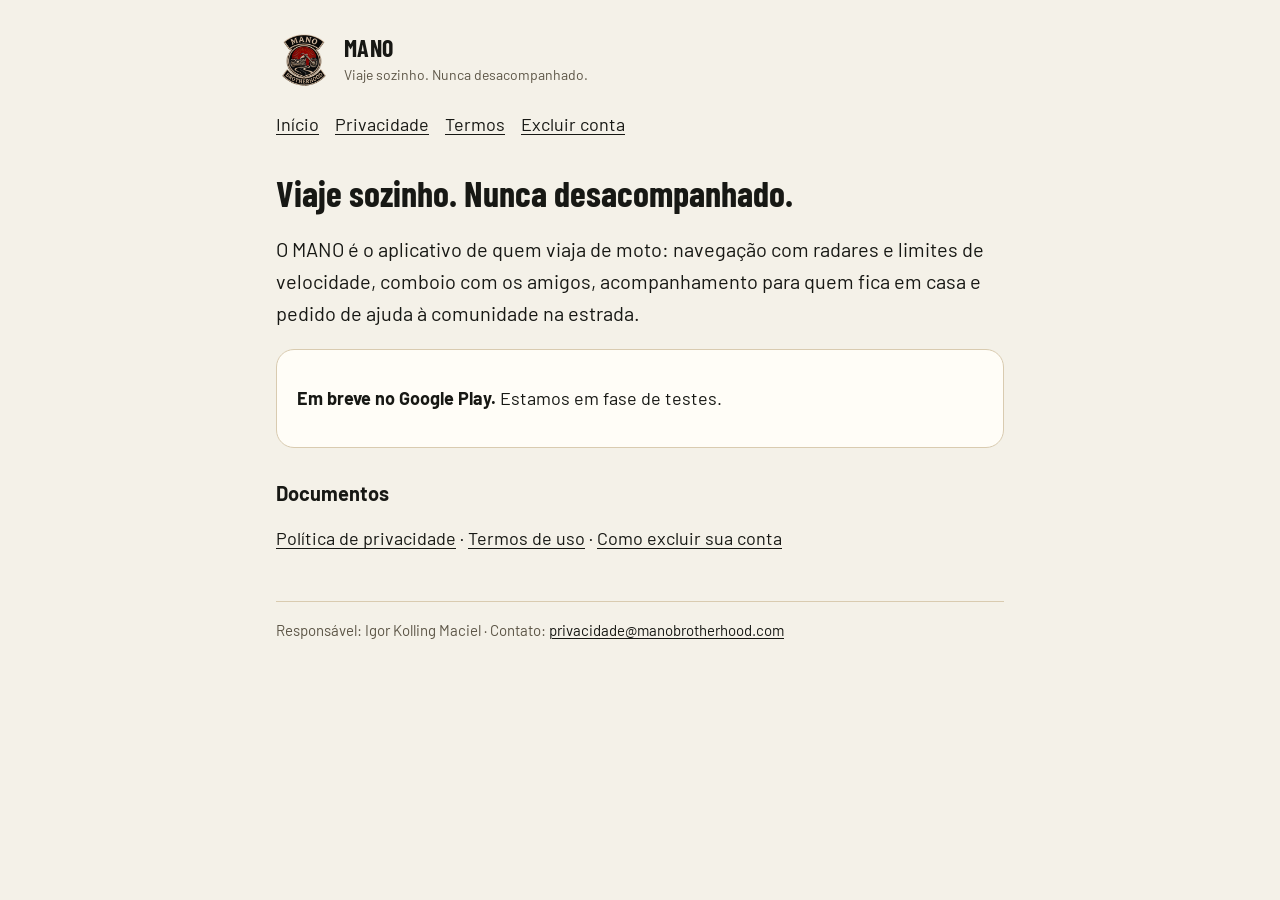
<file: index.html>
<!doctype html>
<html lang="pt-BR">
<head>
<meta charset="utf-8">
<meta name="viewport" content="width=device-width, initial-scale=1">
<title>MANO — viagens de moto</title>
<meta name="description" content="Navegação, comboio, acompanhamento e ajuda na estrada para quem viaja de moto.">
<link rel="icon" href="/mano.png">
<link rel="stylesheet" href="/base.css?v=20261127">
<link rel="stylesheet" href="/estilo.css?v=20261127">
</head>
<body>
<main>
<header class="top"><img src="/mano.png" alt="Brasão do MANO"><div><strong>MANO</strong><span>Viaje sozinho. Nunca desacompanhado.</span></div></header>
<nav aria-label="Documentos"><a href="/">Início</a><a href="/privacidade/">Privacidade</a><a href="/termos/">Termos</a><a href="/excluir-conta/">Excluir conta</a></nav>
<h1>Viaje sozinho. Nunca desacompanhado.</h1>
<p class="lead">O MANO é o aplicativo de quem viaja de moto: navegação com radares e limites de velocidade, comboio com os amigos, acompanhamento para quem fica em casa e pedido de ajuda à comunidade na estrada.</p>
<div class="card"><p><strong>Em breve no Google Play.</strong> Estamos em fase de testes.</p></div>
<h2>Documentos</h2>
<p><a href="/privacidade/">Política de privacidade</a> · <a href="/termos/">Termos de uso</a> · <a href="/excluir-conta/">Como excluir sua conta</a></p>
<footer>Responsável: Igor Kolling Maciel · Contato: <a href="mailto:privacidade@manobrotherhood.com">privacidade@manobrotherhood.com</a></footer>
</main>
</body>
</html>
</file>
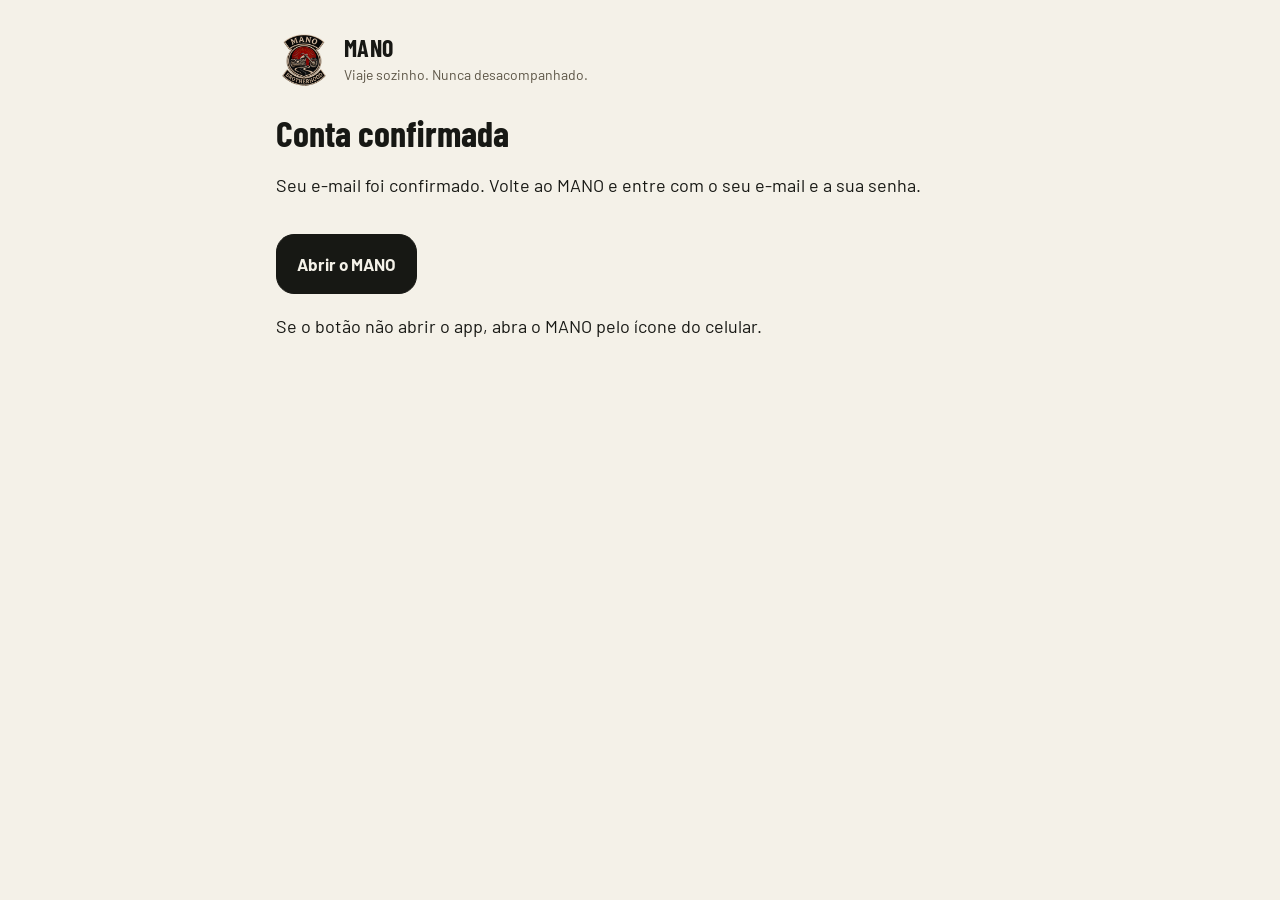
<file: conta-confirmada/index.html>
<!doctype html>
<html lang="pt-BR">
<head>
<meta charset="utf-8">
<meta name="viewport" content="width=device-width, initial-scale=1">
<meta name="robots" content="noindex">
<title>MANO — Conta confirmada</title>
<link rel="icon" href="/mano.png">
<link rel="stylesheet" href="/base.css?v=20261127">
<link rel="stylesheet" href="/estilo.css?v=20261127">
</head>
<body>
<main>
<header class="top"><img src="/mano.png" alt="Brasão do MANO"><div><strong>MANO</strong><span>Viaje sozinho. Nunca desacompanhado.</span></div></header>
<h1 id="titulo">Conta confirmada</h1>
<p id="texto">Seu e-mail foi confirmado. Volte ao MANO e entre com o seu e-mail e a sua senha.</p>
<a class="action" id="abrir" href="mano://">Abrir o MANO</a>
<p id="dica">Se o botão não abrir o app, abra o MANO pelo ícone do celular.</p>
</main>
<script>
// U-T2 (roteiro de 17/10/2026): o link de confirmação do cadastro levava ao site antigo. O Supabase devolve
// a sessão ou o erro depois do "#"; esta página não usa a sessão e apaga o "#" do endereço.
(function () {
  var dados = new URLSearchParams(location.hash.slice(1))
  var testes = new URLSearchParams(location.search).get("ambiente") === "testes"
  if (location.hash) history.replaceState(null, "", location.pathname + location.search)
  document.getElementById("abrir").href = testes ? "mano-testes://" : "mano://"
  if (dados.get("error")) {
    document.getElementById("titulo").textContent = "Link vencido ou já usado"
    document.getElementById("texto").textContent = dados.get("error_code") === "otp_expired"
      ? "Este link de confirmação venceu. No MANO, toque em Criar conta com o mesmo e-mail para receber outro link."
      : "Não foi possível confirmar com este link. Se você já confirmou, basta entrar no MANO com o seu e-mail e a sua senha."
  }
})()
</script>
</body>
</html>
</file>
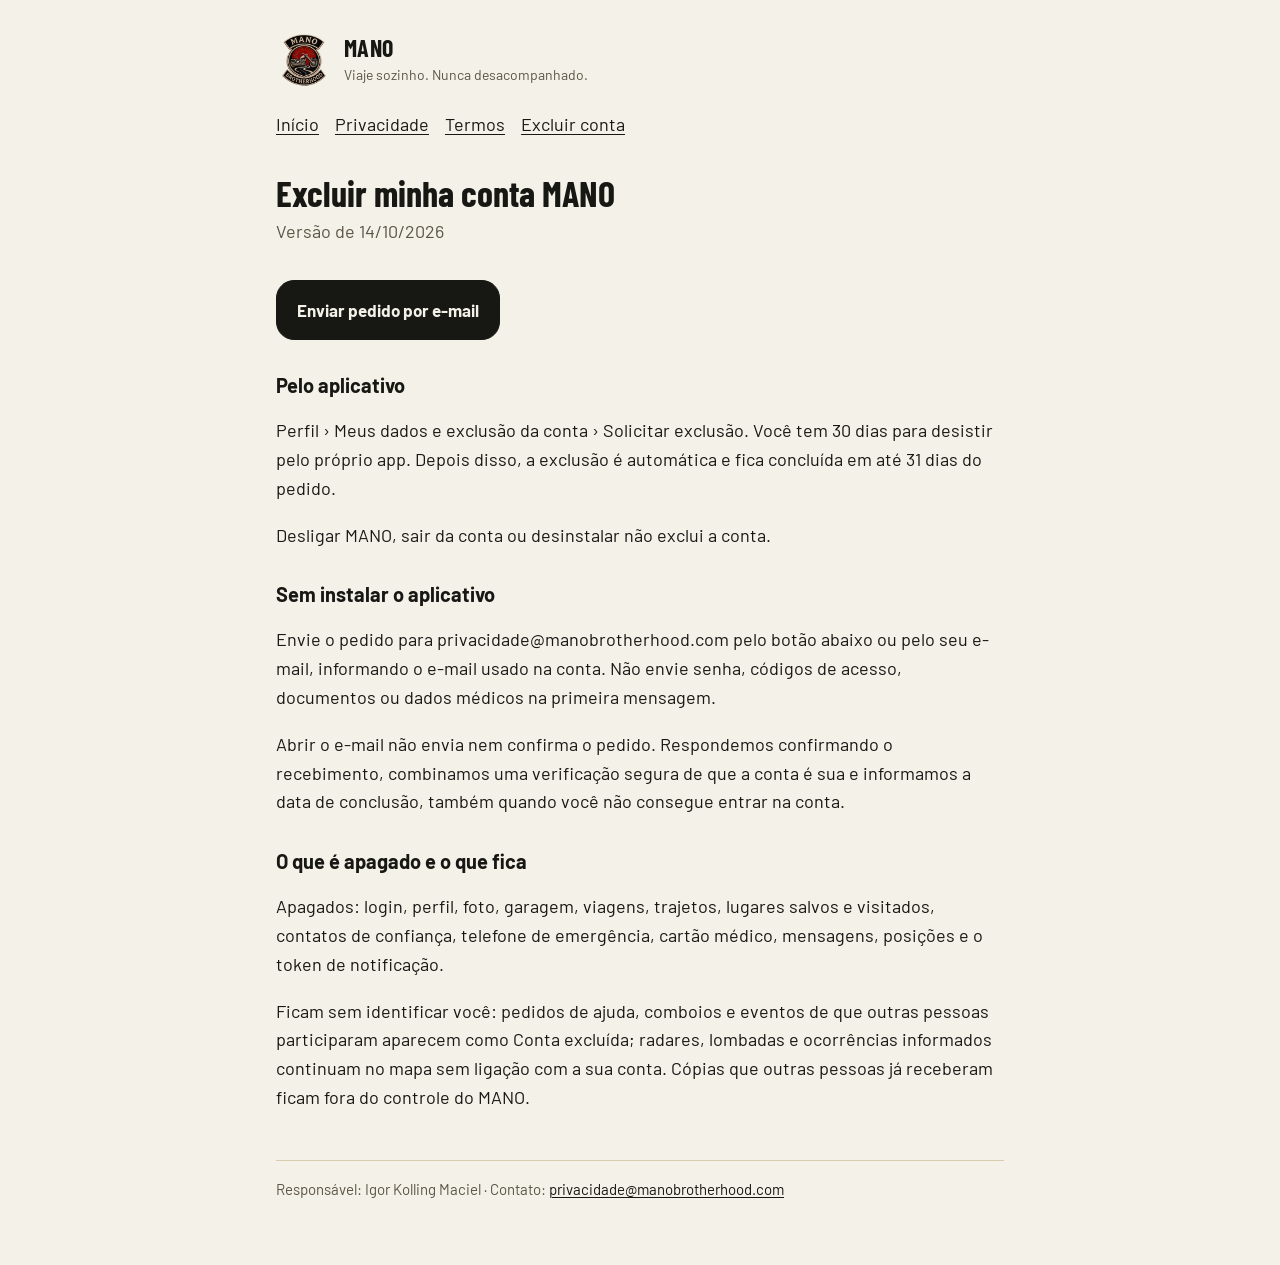
<file: excluir-conta/index.html>
<!doctype html>
<html lang="pt-BR">
<head>
<meta charset="utf-8">
<meta name="viewport" content="width=device-width, initial-scale=1">
<title>MANO — Excluir minha conta MANO</title>
<meta name="description" content="Perfil › Meus dados e exclusão da conta › Solicitar exclusão. Você tem 30 dias para desistir pelo próprio app. Depois disso, a exclusão é automática e fica">
<link rel="icon" href="/mano.png">
<link rel="stylesheet" href="/base.css?v=20261127">
<link rel="stylesheet" href="/estilo.css?v=20261127">
</head>
<body>
<main>
<header class="top"><img src="/mano.png" alt="Brasão do MANO"><div><strong>MANO</strong><span>Viaje sozinho. Nunca desacompanhado.</span></div></header>
<nav aria-label="Documentos"><a href="/">Início</a><a href="/privacidade/">Privacidade</a><a href="/termos/">Termos</a><a href="/excluir-conta/">Excluir conta</a></nav>
<h1>Excluir minha conta MANO</h1>
<p class="version">Versão de 14/10/2026</p>
<a class="action" href="mailto:privacidade@manobrotherhood.com?subject=Solicita%C3%A7%C3%A3o%20de%20exclus%C3%A3o%20da%20conta%20MANO&amp;body=Quero%20excluir%20minha%20conta%20MANO%20e%20os%20dados%20pessoais%20associados.%0AE-mail%20utilizado%20na%20conta%3A%20%0APe%C3%A7o%20confirma%C3%A7%C3%A3o%20de%20recebimento%2C%20instru%C3%A7%C3%B5es%20para%20verificar%20minha%20identidade%20e%20o%20prazo%20de%20conclus%C3%A3o.%0AN%C3%A3o%20incluirei%20senha%2C%20c%C3%B3digos%20de%20acesso%20ou%20documentos%20nesta%20mensagem%20inicial.">Enviar pedido por e-mail</a>
<section><h2>Pelo aplicativo</h2>
<p>Perfil › Meus dados e exclusão da conta › Solicitar exclusão. Você tem 30 dias para desistir pelo próprio app. Depois disso, a exclusão é automática e fica concluída em até 31 dias do pedido.</p>
<p>Desligar MANO, sair da conta ou desinstalar não exclui a conta.</p>
</section>
<section><h2>Sem instalar o aplicativo</h2>
<p>Envie o pedido para privacidade@manobrotherhood.com pelo botão abaixo ou pelo seu e-mail, informando o e-mail usado na conta. Não envie senha, códigos de acesso, documentos ou dados médicos na primeira mensagem.</p>
<p>Abrir o e-mail não envia nem confirma o pedido. Respondemos confirmando o recebimento, combinamos uma verificação segura de que a conta é sua e informamos a data de conclusão, também quando você não consegue entrar na conta.</p>
</section>
<section><h2>O que é apagado e o que fica</h2>
<p>Apagados: login, perfil, foto, garagem, viagens, trajetos, lugares salvos e visitados, contatos de confiança, telefone de emergência, cartão médico, mensagens, posições e o token de notificação.</p>
<p>Ficam sem identificar você: pedidos de ajuda, comboios e eventos de que outras pessoas participaram aparecem como Conta excluída; radares, lombadas e ocorrências informados continuam no mapa sem ligação com a sua conta. Cópias que outras pessoas já receberam ficam fora do controle do MANO.</p>
</section>
<footer>Responsável: Igor Kolling Maciel · Contato: <a href="mailto:privacidade@manobrotherhood.com">privacidade@manobrotherhood.com</a></footer>
</main>
</body>
</html>
</file>
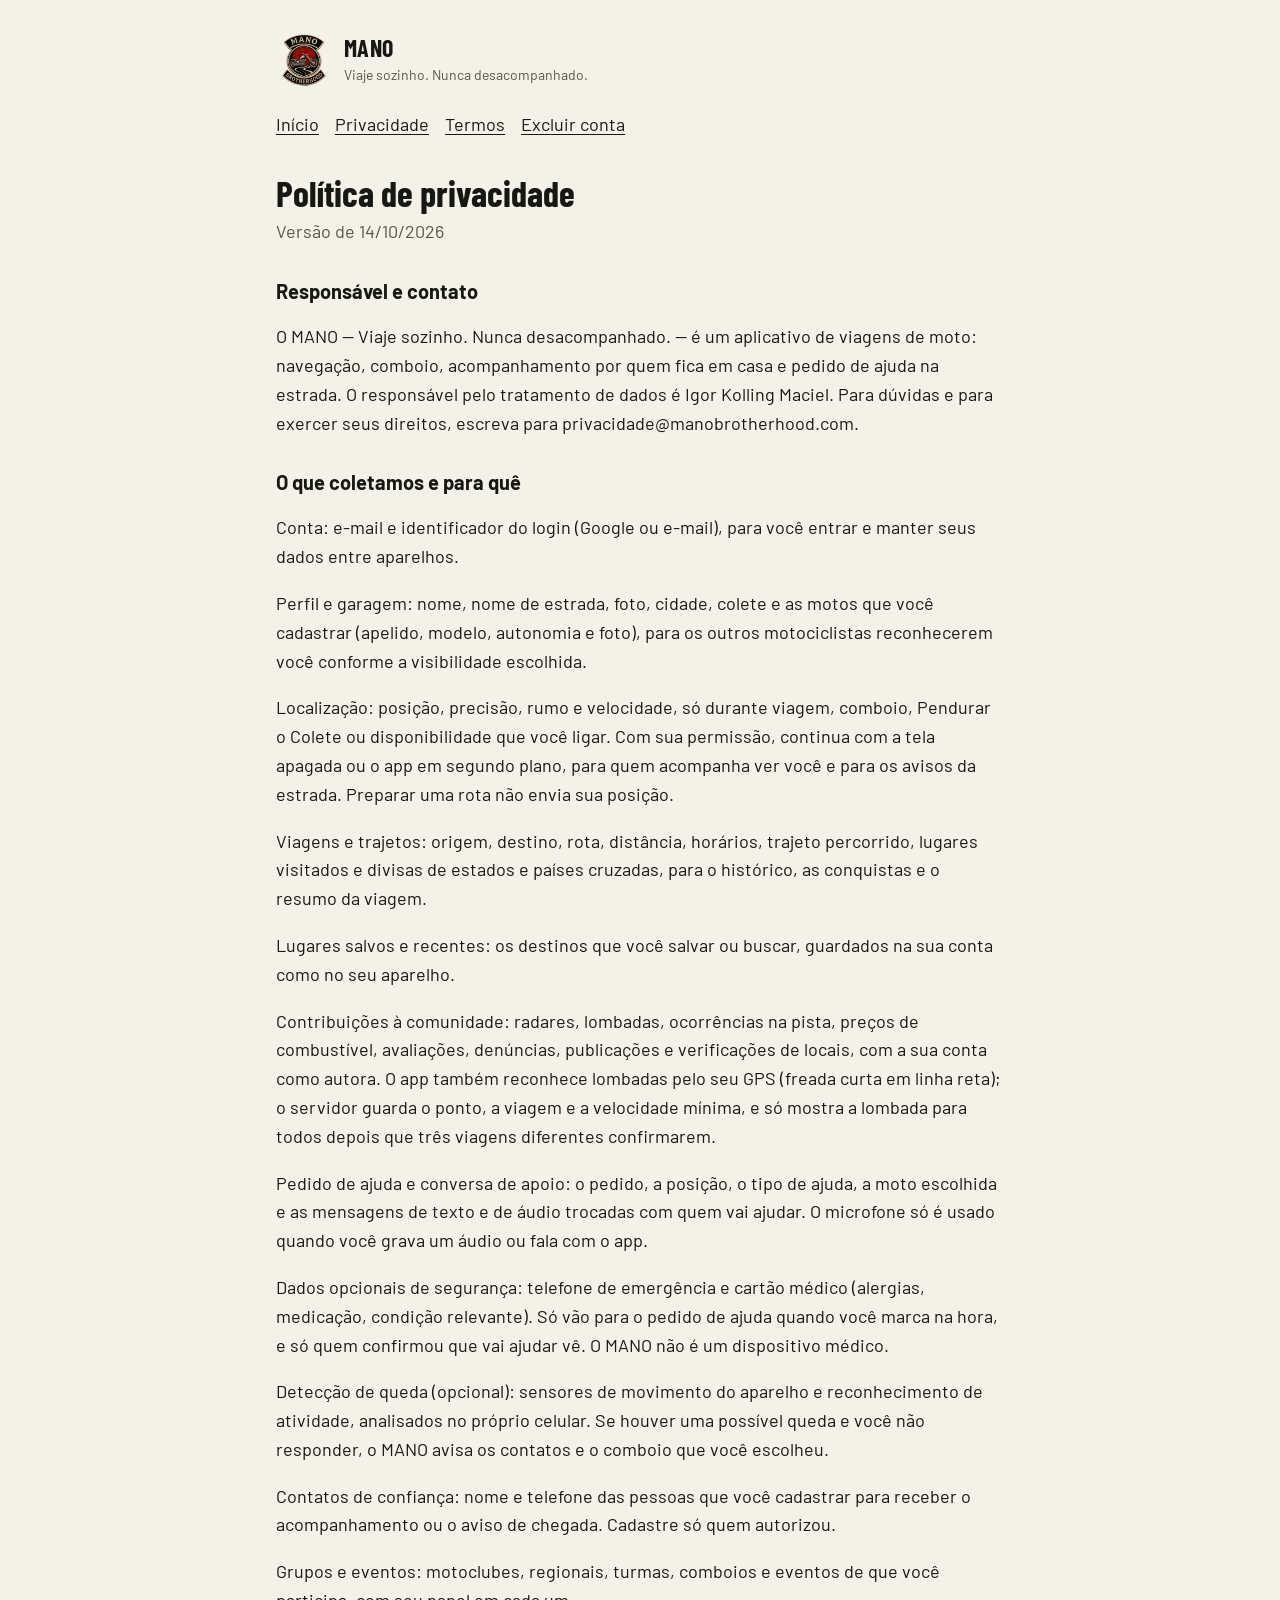
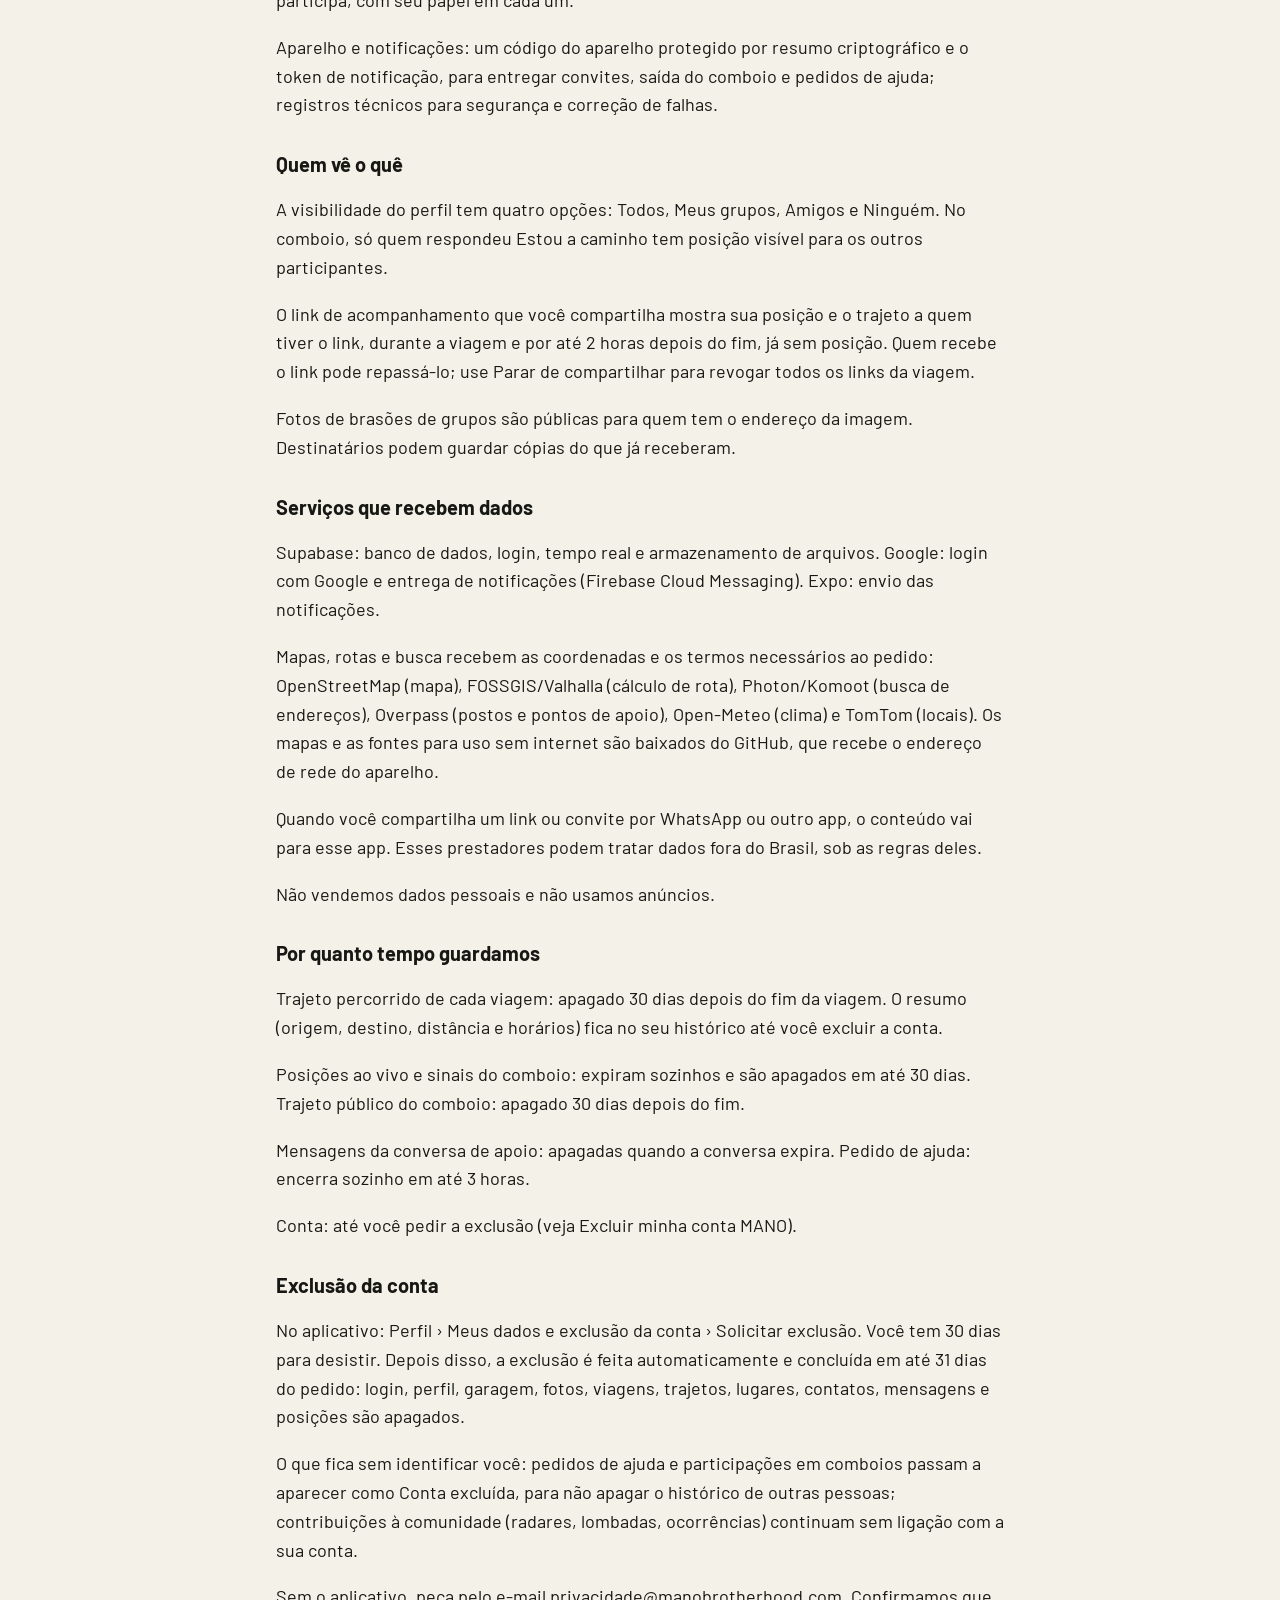
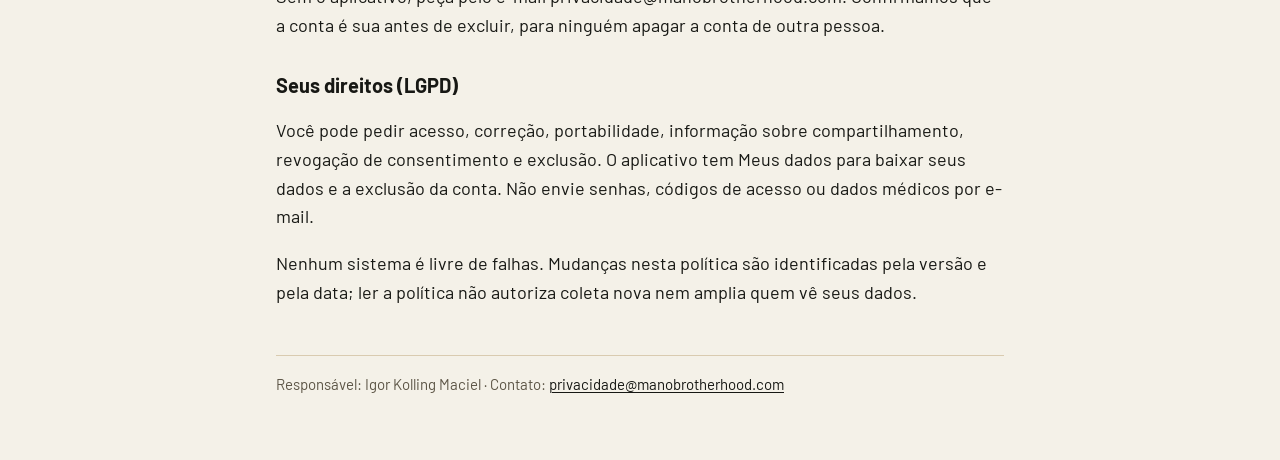
<file: privacidade/index.html>
<!doctype html>
<html lang="pt-BR">
<head>
<meta charset="utf-8">
<meta name="viewport" content="width=device-width, initial-scale=1">
<title>MANO — Política de privacidade</title>
<meta name="description" content="O MANO — Viaje sozinho. Nunca desacompanhado. — é um aplicativo de viagens de moto: navegação, comboio, acompanhamento por quem fica em casa e pedido de aj">
<link rel="icon" href="/mano.png">
<link rel="stylesheet" href="/base.css?v=20261127">
<link rel="stylesheet" href="/estilo.css?v=20261127">
</head>
<body>
<main>
<header class="top"><img src="/mano.png" alt="Brasão do MANO"><div><strong>MANO</strong><span>Viaje sozinho. Nunca desacompanhado.</span></div></header>
<nav aria-label="Documentos"><a href="/">Início</a><a href="/privacidade/">Privacidade</a><a href="/termos/">Termos</a><a href="/excluir-conta/">Excluir conta</a></nav>
<h1>Política de privacidade</h1>
<p class="version">Versão de 14/10/2026</p>

<section><h2>Responsável e contato</h2>
<p>O MANO — Viaje sozinho. Nunca desacompanhado. — é um aplicativo de viagens de moto: navegação, comboio, acompanhamento por quem fica em casa e pedido de ajuda na estrada. O responsável pelo tratamento de dados é Igor Kolling Maciel. Para dúvidas e para exercer seus direitos, escreva para privacidade@manobrotherhood.com.</p>
</section>
<section><h2>O que coletamos e para quê</h2>
<p>Conta: e-mail e identificador do login (Google ou e-mail), para você entrar e manter seus dados entre aparelhos.</p>
<p>Perfil e garagem: nome, nome de estrada, foto, cidade, colete e as motos que você cadastrar (apelido, modelo, autonomia e foto), para os outros motociclistas reconhecerem você conforme a visibilidade escolhida.</p>
<p>Localização: posição, precisão, rumo e velocidade, só durante viagem, comboio, Pendurar o Colete ou disponibilidade que você ligar. Com sua permissão, continua com a tela apagada ou o app em segundo plano, para quem acompanha ver você e para os avisos da estrada. Preparar uma rota não envia sua posição.</p>
<p>Viagens e trajetos: origem, destino, rota, distância, horários, trajeto percorrido, lugares visitados e divisas de estados e países cruzadas, para o histórico, as conquistas e o resumo da viagem.</p>
<p>Lugares salvos e recentes: os destinos que você salvar ou buscar, guardados na sua conta como no seu aparelho.</p>
<p>Contribuições à comunidade: radares, lombadas, ocorrências na pista, preços de combustível, avaliações, denúncias, publicações e verificações de locais, com a sua conta como autora. O app também reconhece lombadas pelo seu GPS (freada curta em linha reta); o servidor guarda o ponto, a viagem e a velocidade mínima, e só mostra a lombada para todos depois que três viagens diferentes confirmarem.</p>
<p>Pedido de ajuda e conversa de apoio: o pedido, a posição, o tipo de ajuda, a moto escolhida e as mensagens de texto e de áudio trocadas com quem vai ajudar. O microfone só é usado quando você grava um áudio ou fala com o app.</p>
<p>Dados opcionais de segurança: telefone de emergência e cartão médico (alergias, medicação, condição relevante). Só vão para o pedido de ajuda quando você marca na hora, e só quem confirmou que vai ajudar vê. O MANO não é um dispositivo médico.</p>
<p>Detecção de queda (opcional): sensores de movimento do aparelho e reconhecimento de atividade, analisados no próprio celular. Se houver uma possível queda e você não responder, o MANO avisa os contatos e o comboio que você escolheu.</p>
<p>Contatos de confiança: nome e telefone das pessoas que você cadastrar para receber o acompanhamento ou o aviso de chegada. Cadastre só quem autorizou.</p>
<p>Grupos e eventos: motoclubes, regionais, turmas, comboios e eventos de que você participa, com seu papel em cada um.</p>
<p>Aparelho e notificações: um código do aparelho protegido por resumo criptográfico e o token de notificação, para entregar convites, saída do comboio e pedidos de ajuda; registros técnicos para segurança e correção de falhas.</p>
</section>
<section><h2>Quem vê o quê</h2>
<p>A visibilidade do perfil tem quatro opções: Todos, Meus grupos, Amigos e Ninguém. No comboio, só quem respondeu Estou a caminho tem posição visível para os outros participantes.</p>
<p>O link de acompanhamento que você compartilha mostra sua posição e o trajeto a quem tiver o link, durante a viagem e por até 2 horas depois do fim, já sem posição. Quem recebe o link pode repassá-lo; use Parar de compartilhar para revogar todos os links da viagem.</p>
<p>Fotos de brasões de grupos são públicas para quem tem o endereço da imagem. Destinatários podem guardar cópias do que já receberam.</p>
</section>
<section><h2>Serviços que recebem dados</h2>
<p>Supabase: banco de dados, login, tempo real e armazenamento de arquivos. Google: login com Google e entrega de notificações (Firebase Cloud Messaging). Expo: envio das notificações.</p>
<p>Mapas, rotas e busca recebem as coordenadas e os termos necessários ao pedido: OpenStreetMap (mapa), FOSSGIS/Valhalla (cálculo de rota), Photon/Komoot (busca de endereços), Overpass (postos e pontos de apoio), Open-Meteo (clima) e TomTom (locais). Os mapas e as fontes para uso sem internet são baixados do GitHub, que recebe o endereço de rede do aparelho.</p>
<p>Quando você compartilha um link ou convite por WhatsApp ou outro app, o conteúdo vai para esse app. Esses prestadores podem tratar dados fora do Brasil, sob as regras deles.</p>
<p>Não vendemos dados pessoais e não usamos anúncios.</p>
</section>
<section><h2>Por quanto tempo guardamos</h2>
<p>Trajeto percorrido de cada viagem: apagado 30 dias depois do fim da viagem. O resumo (origem, destino, distância e horários) fica no seu histórico até você excluir a conta.</p>
<p>Posições ao vivo e sinais do comboio: expiram sozinhos e são apagados em até 30 dias. Trajeto público do comboio: apagado 30 dias depois do fim.</p>
<p>Mensagens da conversa de apoio: apagadas quando a conversa expira. Pedido de ajuda: encerra sozinho em até 3 horas.</p>
<p>Conta: até você pedir a exclusão (veja Excluir minha conta MANO).</p>
</section>
<section><h2>Exclusão da conta</h2>
<p>No aplicativo: Perfil › Meus dados e exclusão da conta › Solicitar exclusão. Você tem 30 dias para desistir. Depois disso, a exclusão é feita automaticamente e concluída em até 31 dias do pedido: login, perfil, garagem, fotos, viagens, trajetos, lugares, contatos, mensagens e posições são apagados.</p>
<p>O que fica sem identificar você: pedidos de ajuda e participações em comboios passam a aparecer como Conta excluída, para não apagar o histórico de outras pessoas; contribuições à comunidade (radares, lombadas, ocorrências) continuam sem ligação com a sua conta.</p>
<p>Sem o aplicativo, peça pelo e-mail privacidade@manobrotherhood.com. Confirmamos que a conta é sua antes de excluir, para ninguém apagar a conta de outra pessoa.</p>
</section>
<section><h2>Seus direitos (LGPD)</h2>
<p>Você pode pedir acesso, correção, portabilidade, informação sobre compartilhamento, revogação de consentimento e exclusão. O aplicativo tem Meus dados para baixar seus dados e a exclusão da conta. Não envie senhas, códigos de acesso ou dados médicos por e-mail.</p>
<p>Nenhum sistema é livre de falhas. Mudanças nesta política são identificadas pela versão e pela data; ler a política não autoriza coleta nova nem amplia quem vê seus dados.</p>
</section>
<footer>Responsável: Igor Kolling Maciel · Contato: <a href="mailto:privacidade@manobrotherhood.com">privacidade@manobrotherhood.com</a></footer>
</main>
</body>
</html>
</file>
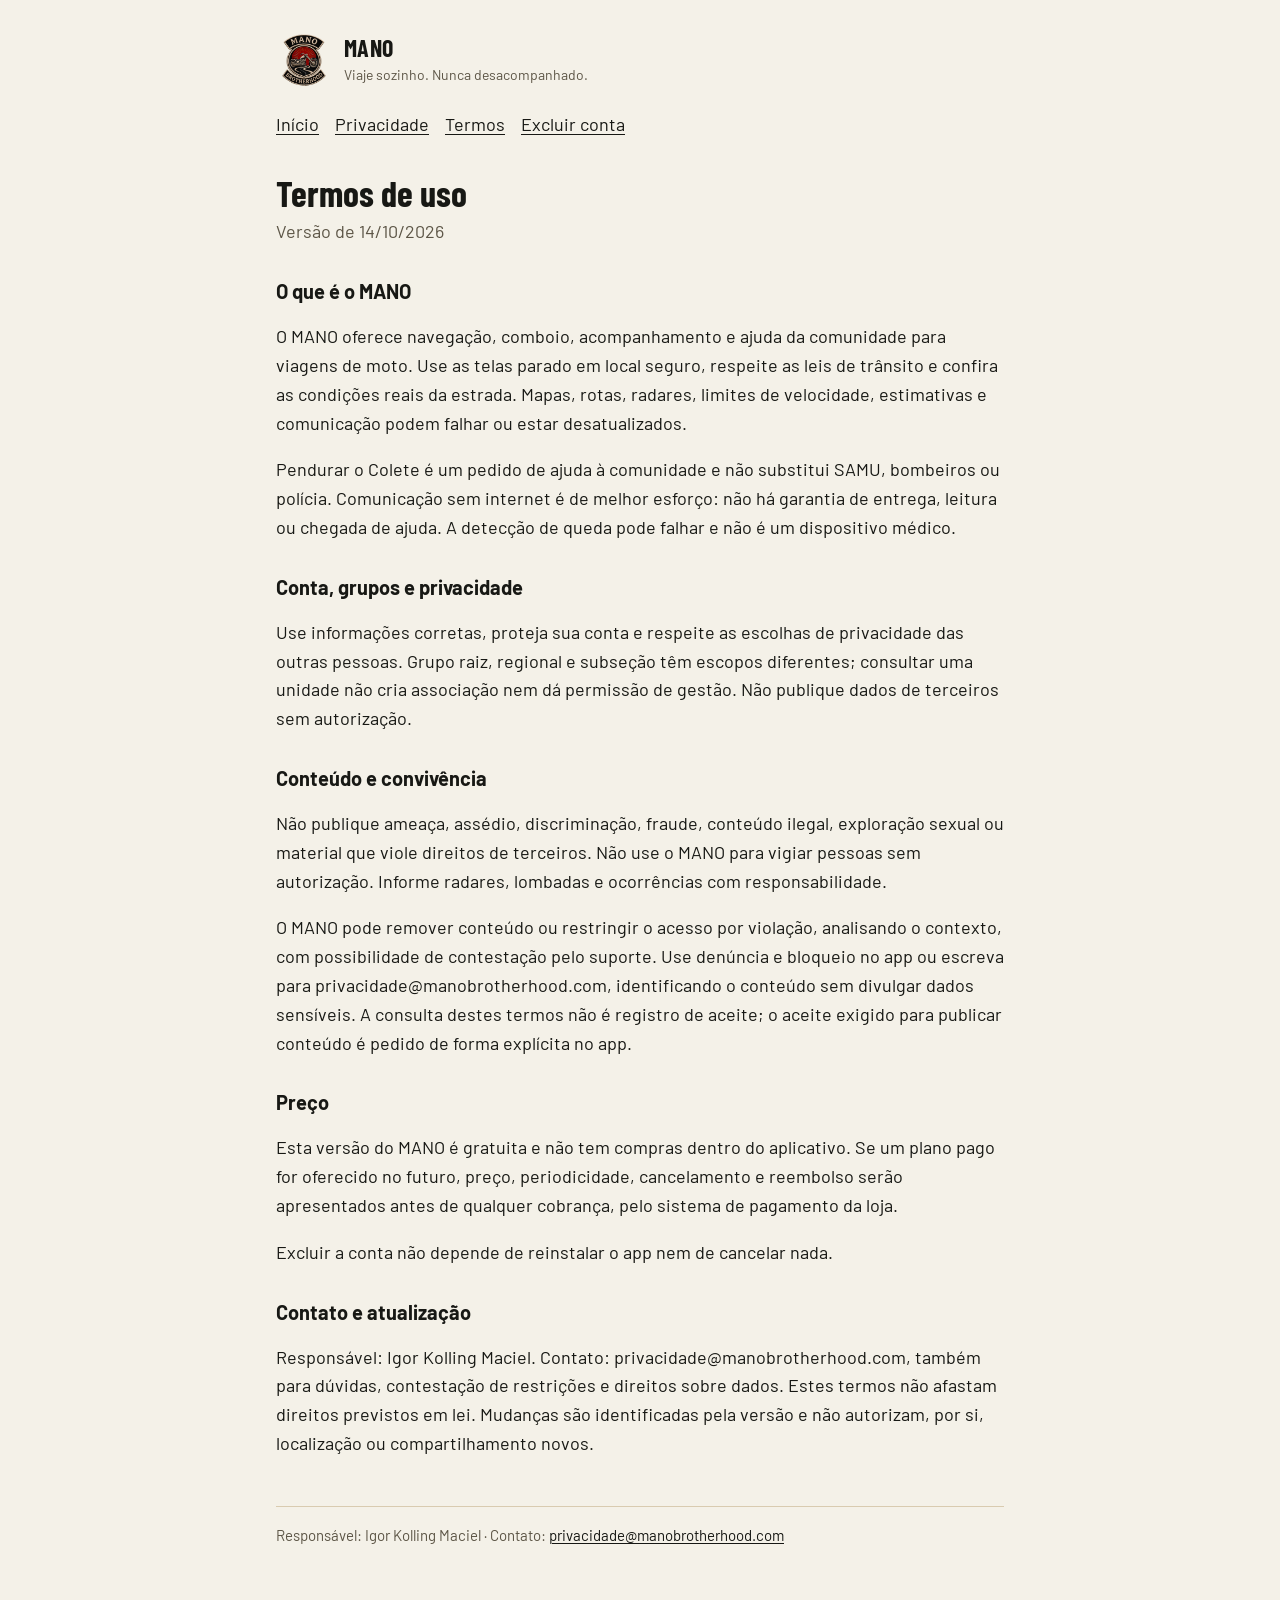
<file: termos/index.html>
<!doctype html>
<html lang="pt-BR">
<head>
<meta charset="utf-8">
<meta name="viewport" content="width=device-width, initial-scale=1">
<title>MANO — Termos de uso</title>
<meta name="description" content="O MANO oferece navegação, comboio, acompanhamento e ajuda da comunidade para viagens de moto. Use as telas parado em local seguro, respeite as leis de trân">
<link rel="icon" href="/mano.png">
<link rel="stylesheet" href="/base.css?v=20261127">
<link rel="stylesheet" href="/estilo.css?v=20261127">
</head>
<body>
<main>
<header class="top"><img src="/mano.png" alt="Brasão do MANO"><div><strong>MANO</strong><span>Viaje sozinho. Nunca desacompanhado.</span></div></header>
<nav aria-label="Documentos"><a href="/">Início</a><a href="/privacidade/">Privacidade</a><a href="/termos/">Termos</a><a href="/excluir-conta/">Excluir conta</a></nav>
<h1>Termos de uso</h1>
<p class="version">Versão de 14/10/2026</p>

<section><h2>O que é o MANO</h2>
<p>O MANO oferece navegação, comboio, acompanhamento e ajuda da comunidade para viagens de moto. Use as telas parado em local seguro, respeite as leis de trânsito e confira as condições reais da estrada. Mapas, rotas, radares, limites de velocidade, estimativas e comunicação podem falhar ou estar desatualizados.</p>
<p>Pendurar o Colete é um pedido de ajuda à comunidade e não substitui SAMU, bombeiros ou polícia. Comunicação sem internet é de melhor esforço: não há garantia de entrega, leitura ou chegada de ajuda. A detecção de queda pode falhar e não é um dispositivo médico.</p>
</section>
<section><h2>Conta, grupos e privacidade</h2>
<p>Use informações corretas, proteja sua conta e respeite as escolhas de privacidade das outras pessoas. Grupo raiz, regional e subseção têm escopos diferentes; consultar uma unidade não cria associação nem dá permissão de gestão. Não publique dados de terceiros sem autorização.</p>
</section>
<section><h2>Conteúdo e convivência</h2>
<p>Não publique ameaça, assédio, discriminação, fraude, conteúdo ilegal, exploração sexual ou material que viole direitos de terceiros. Não use o MANO para vigiar pessoas sem autorização. Informe radares, lombadas e ocorrências com responsabilidade.</p>
<p>O MANO pode remover conteúdo ou restringir o acesso por violação, analisando o contexto, com possibilidade de contestação pelo suporte. Use denúncia e bloqueio no app ou escreva para privacidade@manobrotherhood.com, identificando o conteúdo sem divulgar dados sensíveis. A consulta destes termos não é registro de aceite; o aceite exigido para publicar conteúdo é pedido de forma explícita no app.</p>
</section>
<section><h2>Preço</h2>
<p>Esta versão do MANO é gratuita e não tem compras dentro do aplicativo. Se um plano pago for oferecido no futuro, preço, periodicidade, cancelamento e reembolso serão apresentados antes de qualquer cobrança, pelo sistema de pagamento da loja.</p>
<p>Excluir a conta não depende de reinstalar o app nem de cancelar nada.</p>
</section>
<section><h2>Contato e atualização</h2>
<p>Responsável: Igor Kolling Maciel. Contato: privacidade@manobrotherhood.com, também para dúvidas, contestação de restrições e direitos sobre dados. Estes termos não afastam direitos previstos em lei. Mudanças são identificadas pela versão e não autorizam, por si, localização ou compartilhamento novos.</p>
</section>
<footer>Responsável: Igor Kolling Maciel · Contato: <a href="mailto:privacidade@manobrotherhood.com">privacidade@manobrotherhood.com</a></footer>
</main>
</body>
</html>
</file>
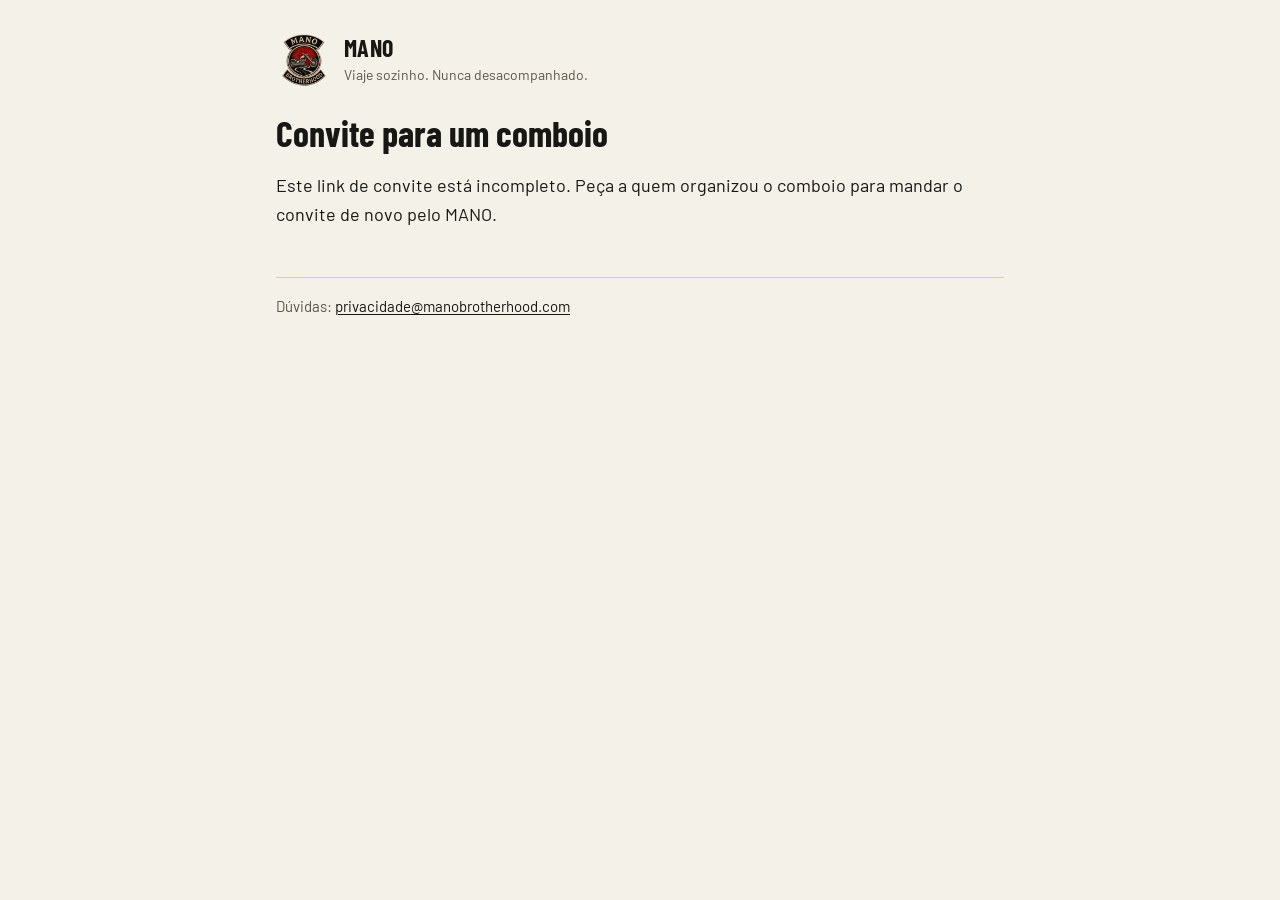
<file: comboio/entrar/index.html>
<!doctype html>
<html lang="pt-BR">
<head>
<meta charset="utf-8">
<meta name="viewport" content="width=device-width, initial-scale=1">
<title>MANO — Convite para um comboio</title>
<meta name="description" content="Você recebeu um convite para um comboio no MANO. Abra no app para pedir para entrar.">
<meta name="robots" content="noindex">
<link rel="icon" href="/mano.png">
<link rel="stylesheet" href="/base.css?v=20261127">
<link rel="stylesheet" href="/estilo.css?v=20261127">
</head>
<body>
<main>
<header class="top"><img src="/mano.png" alt="Brasão do MANO"><div><strong>MANO</strong><span>Viaje sozinho. Nunca desacompanhado.</span></div></header>
<h1>Convite para um comboio</h1>
<div id="valido" hidden>
<p>Toque no botão para abrir o convite no MANO e pedir para entrar. Quem organiza aprova, e as posições só aparecem depois do aceite.</p>
<a class="action" id="abrir" href="#">Abrir no MANO</a>
<section><h2>Ainda não tem o MANO?</h2>
<p id="instalar-texto">Instale o app e depois <strong>volte à conversa e toque de novo no link do convite</strong>. O MANO abre direto no comboio.</p>
<a class="action secondary" id="loja" href="https://play.google.com/store/apps/details?id=com.manobrotherhood.app">Instalar pela Google Play</a>
<p id="iphone" hidden>Por enquanto, o MANO está disponível só para Android.</p>
</section>
</div>
<div id="invalido" hidden>
<p>Este link de convite está incompleto. Peça a quem organizou o comboio para mandar o convite de novo pelo MANO.</p>
</div>
<footer>Dúvidas: <a href="mailto:privacidade@manobrotherhood.com">privacidade@manobrotherhood.com</a></footer>
</main>
<script>
(function () {
  var params = new URLSearchParams(location.search)
  var code = (params.get("codigo") || "").trim().toUpperCase()
  if (!/^[A-Z0-9]{4,16}$/.test(code)) { document.getElementById("invalido").hidden = false; return }
  document.getElementById("valido").hidden = false
  // O APK de testes (MANO Testes) usa outro endereço e outro pacote.
  var testes = params.get("app") === "testes"
  var scheme = testes ? "mano-testes" : "mano"
  var pkg = testes ? "com.manobrotherhood.app.test" : "com.manobrotherhood.app"
  var android = /Android/i.test(navigator.userAgent)
  var iphone = /iPhone|iPad|iPod/i.test(navigator.userAgent)
  var deep = scheme + "://comboio?codigo=" + encodeURIComponent(code)
  // No Android, o intent abre o app; se ele não estiver instalado, volta para esta página em vez de mostrar erro.
  var fallback = location.origin + location.pathname + "?" + params.toString() + "#sem-app"
  var link = android ? "intent://comboio?codigo=" + encodeURIComponent(code) + "#Intent;scheme=" + scheme + ";package=" + pkg + ";S.browser_fallback_url=" + encodeURIComponent(fallback) + ";end" : deep
  document.getElementById("abrir").href = link
  if (testes) {
    document.getElementById("loja").hidden = true
    document.getElementById("instalar-texto").textContent = "Instale o MANO Testes e depois volte à conversa e toque de novo no link do convite."
  }
  if (iphone) { document.getElementById("abrir").hidden = true; document.getElementById("loja").hidden = true; document.getElementById("iphone").hidden = false }
  // Tenta abrir sozinho uma vez; se o app não existir, a página continua com as instruções.
  if (android && location.hash !== "#sem-app") location.href = link
})()
</script>
</body>
</html>
</file>
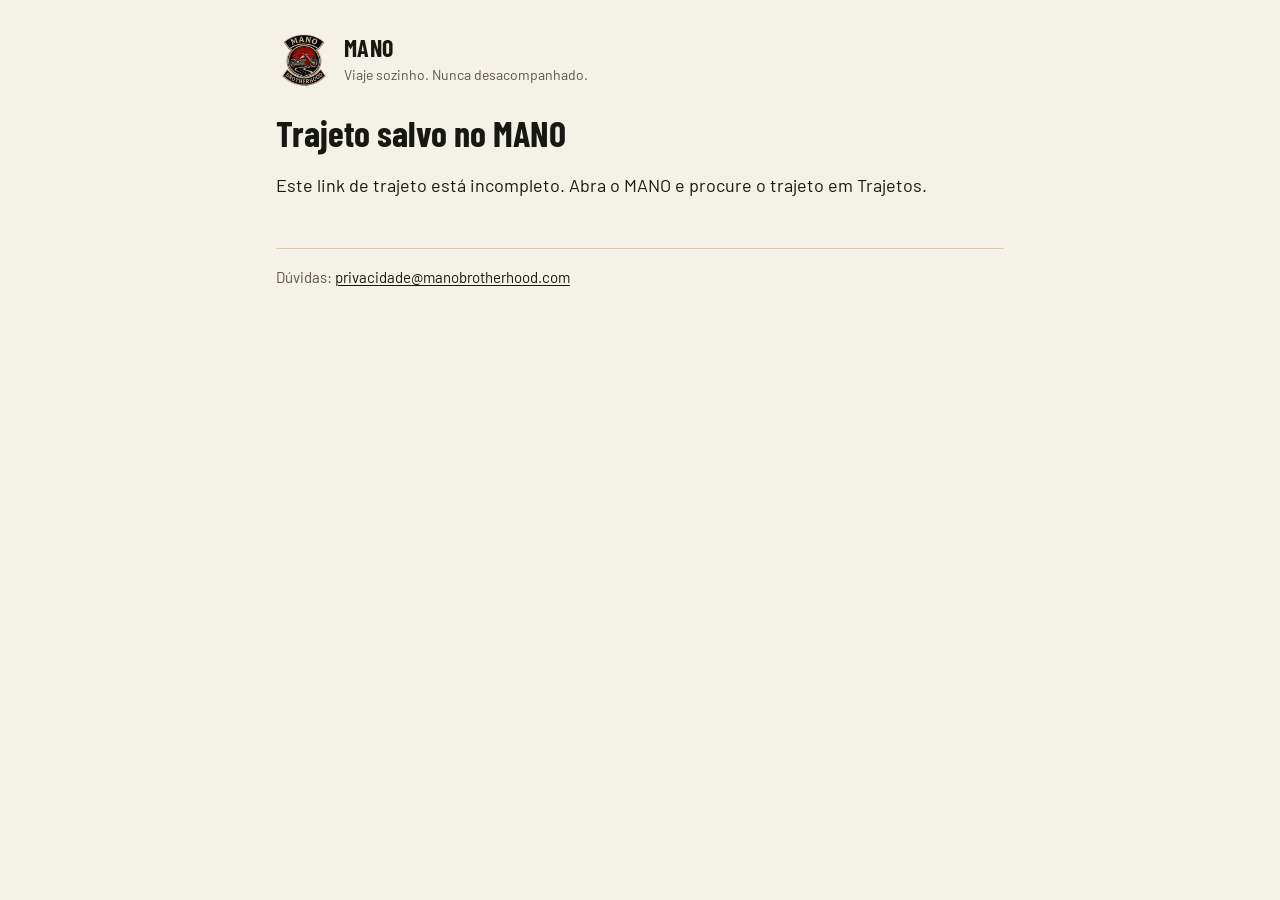
<file: trajeto/abrir/index.html>
<!doctype html>
<html lang="pt-BR">
<head>
<meta charset="utf-8">
<meta name="viewport" content="width=device-width, initial-scale=1">
<title>MANO — Trajeto salvo</title>
<meta name="description" content="A IA salvou um trajeto no seu MANO. Abra no app para ver no mapa e iniciar a viagem.">
<meta name="robots" content="noindex">
<link rel="icon" href="/mano.png">
<link rel="stylesheet" href="/base.css?v=20261127">
<link rel="stylesheet" href="/estilo.css?v=20261127">
</head>
<body>
<main>
<header class="top"><img src="/mano.png" alt="Brasão do MANO"><div><strong>MANO</strong><span>Viaje sozinho. Nunca desacompanhado.</span></div></header>
<h1>Trajeto salvo no MANO</h1>
<div id="valido" hidden>
<p>Toque no botão para abrir o trajeto no MANO. De lá você vê no mapa, ajusta e inicia a viagem. Ele também fica em <strong>Trajetos</strong>.</p>
<a class="action" id="abrir" href="#">Abrir no MANO</a>
<p id="computador" hidden>Está no computador? Abra este link no celular onde o MANO está instalado, ou procure o trajeto em Trajetos, no app.</p>
<section id="sem-app"><h2>Ainda não tem o MANO?</h2>
<p id="instalar-texto">Instale o app, entre com a mesma conta que você ligou na IA e <strong>toque de novo neste link</strong>.</p>
<a class="action secondary" id="loja" href="https://play.google.com/store/apps/details?id=com.manobrotherhood.app">Instalar pela Google Play</a>
<p id="iphone" hidden>Por enquanto, o MANO está disponível só para Android.</p>
</section>
</div>
<div id="invalido" hidden>
<p>Este link de trajeto está incompleto. Abra o MANO e procure o trajeto em Trajetos.</p>
</div>
<footer>Dúvidas: <a href="mailto:privacidade@manobrotherhood.com">privacidade@manobrotherhood.com</a></footer>
</main>
<script>
(function () {
  var params = new URLSearchParams(location.search)
  var id = (params.get("id") || "").trim()
  if (!/^[0-9]{1,15}$/.test(id)) { document.getElementById("invalido").hidden = false; return }
  document.getElementById("valido").hidden = false
  // O APK de testes (MANO Testes) usa outro endereço e outro pacote.
  var testes = params.get("app") === "testes"
  var scheme = testes ? "mano-testes" : "mano"
  var pkg = testes ? "com.manobrotherhood.app.test" : "com.manobrotherhood.app"
  var android = /Android/i.test(navigator.userAgent)
  var iphone = /iPhone|iPad|iPod/i.test(navigator.userAgent)
  var deep = scheme + "://trajeto?id=" + encodeURIComponent(id)
  // No Android, o intent abre o app; se ele não estiver instalado, volta para esta página em vez de mostrar erro.
  var fallback = location.origin + location.pathname + "?" + params.toString() + "#sem-app"
  var link = android ? "intent://trajeto?id=" + encodeURIComponent(id) + "#Intent;scheme=" + scheme + ";package=" + pkg + ";S.browser_fallback_url=" + encodeURIComponent(fallback) + ";end" : deep
  document.getElementById("abrir").href = link
  if (testes) {
    document.getElementById("loja").hidden = true
    document.getElementById("instalar-texto").textContent = "Instale o MANO Testes, entre com a mesma conta que você ligou na IA e toque de novo neste link."
  }
  if (iphone) { document.getElementById("abrir").hidden = true; document.getElementById("loja").hidden = true; document.getElementById("iphone").hidden = false }
  else if (!android) { document.getElementById("abrir").hidden = true; document.getElementById("computador").hidden = false }
  // Tenta abrir sozinho uma vez; se o app não existir, a página continua com as instruções.
  if (android && location.hash !== "#sem-app") location.href = link
})()
</script>
</body>
</html>
</file>
<file: base.css>
/* Base visual de todas as páginas do site (padrão visual e UX do MANO, seção 22; decisão 444 do app).
   Só o tema claro: o app travou o claro e o padrão não aceita tema escuro feito por inversão de cores. */
@font-face{font-family:"Barlow";font-style:normal;font-weight:400;font-display:swap;src:url("/tipos/barlow-v1/Barlow-Regular.woff2") format("woff2")}
@font-face{font-family:"Barlow";font-style:normal;font-weight:700;font-display:swap;src:url("/tipos/barlow-v1/Barlow-Bold.woff2") format("woff2")}
@font-face{font-family:"Barlow Condensed";font-style:normal;font-weight:700;font-display:swap;src:url("/tipos/barlow-v1/BarlowCondensed-Bold.woff2") format("woff2")}

:root{
  color-scheme:light;
  --mano-bg:#f4f1e8;
  --mano-surface:#faf8f2;
  --mano-card:#fffdf7;
  --mano-ink:#171814;
  --mano-muted:#5c5546;
  --mano-line:#d9cbb0;
  --mano-selection:#e6dbc4;
  --mano-danger:#a7181d;
  --mano-on-danger:#ffffff;
  --mano-on-ink:#f4f1e8;
  --mano-warning-bg:#f6ead0;
  --mano-warning-text:#5e3f0c;
  --mano-success:#355c31;
  --mano-success-bg:#e1ead9;
  --mano-success-text:#28452a;
  --mano-space-1:.25rem;--mano-space-2:.5rem;--mano-space-3:.75rem;--mano-space-4:1rem;--mano-space-5:1.25rem;--mano-space-6:1.5rem;--mano-space-8:2rem;
  --mano-radius-field:.75rem;
  --mano-radius-card:1.125rem;
  --mano-radius-sheet:1.5rem;
  --mano-font:"Barlow",system-ui,-apple-system,"Segoe UI",Roboto,sans-serif;
  --mano-font-title:"Barlow Condensed","Barlow",system-ui,sans-serif;
}
*,*::before,*::after{box-sizing:border-box}
html{font-size:100%;-webkit-text-size-adjust:100%}
body{margin:0;background:var(--mano-bg);color:var(--mano-ink);font-family:var(--mano-font);line-height:1.5}
button,input,select,textarea{font:inherit}
a{color:var(--mano-ink);text-decoration-thickness:1px;text-underline-offset:.15em}
:where(a,button,input,select,textarea,summary,[tabindex]):focus-visible{outline:3px solid var(--mano-ink);outline-offset:3px}
[hidden]{display:none!important}
@media (prefers-reduced-motion:reduce){*,*::before,*::after{transition-duration:.01ms!important;animation-duration:.01ms!important}}
</file>
<file: estilo.css>
/* Páginas de texto e de link do site. Cores, fonte e foco vêm de /base.css. */
body{font-size:1.125rem;line-height:1.6;overflow-wrap:anywhere}
main{inline-size:min(100%,47.5rem);margin-inline:auto;padding:var(--mano-space-8) var(--mano-space-4) 4rem}
header.top{display:flex;align-items:center;gap:var(--mano-space-3);margin-block-end:var(--mano-space-2)}
header.top img{inline-size:3.5rem;block-size:3.5rem;border-radius:50%;flex:none}
header.top strong{font-family:var(--mano-font-title);font-size:1.5rem;line-height:1.1;letter-spacing:.02em}
header.top span{display:block;color:var(--mano-muted);font-size:.875rem;line-height:1.4}
h1{font-family:var(--mano-font-title);font-size:clamp(1.75rem,5vw,2.25rem);line-height:1.15;margin:var(--mano-space-6) 0 var(--mano-space-1)}
h2{font-size:1.25rem;line-height:1.3;margin:var(--mano-space-8) 0 var(--mano-space-2)}
p.version{color:var(--mano-muted);margin-top:0}
nav{display:flex;gap:var(--mano-space-1) var(--mano-space-4);flex-wrap:wrap;margin:var(--mano-space-3) 0 var(--mano-space-1)}
nav a{display:inline-flex;min-block-size:48px;align-items:center}
.action{display:inline-flex;min-block-size:60px;min-inline-size:48px;align-items:center;justify-content:center;padding:var(--mano-space-3) var(--mano-space-5);margin-top:var(--mano-space-4);border:1px solid var(--mano-ink);border-radius:var(--mano-radius-card);background:var(--mano-ink);color:var(--mano-on-ink);font-size:1.0625rem;font-weight:700;line-height:1.3;text-align:center;text-decoration:none}
.action.secondary{min-block-size:52px;background:var(--mano-card);color:var(--mano-ink)}
.botoes{display:flex;flex-wrap:wrap;gap:0 var(--mano-space-3)}
.card{background:var(--mano-card);border:1px solid var(--mano-line);border-radius:var(--mano-radius-card);padding:var(--mano-space-4) var(--mano-space-5);margin-top:var(--mano-space-5)}
.lead{font-size:1.25rem}
footer{margin-top:3rem;padding-top:var(--mano-space-4);border-top:1px solid var(--mano-line);color:var(--mano-muted);font-size:.9375rem}
/* Mapa do link de local */
#mapa{block-size:min(55vh,26rem);min-block-size:16rem;margin-top:var(--mano-space-4);border:1px solid var(--mano-line);border-radius:var(--mano-radius-card);overflow:hidden;background:#d7dedc}
.coordenadas{color:var(--mano-muted);font-size:.9375rem;margin:var(--mano-space-2) 0 0}
</file>
